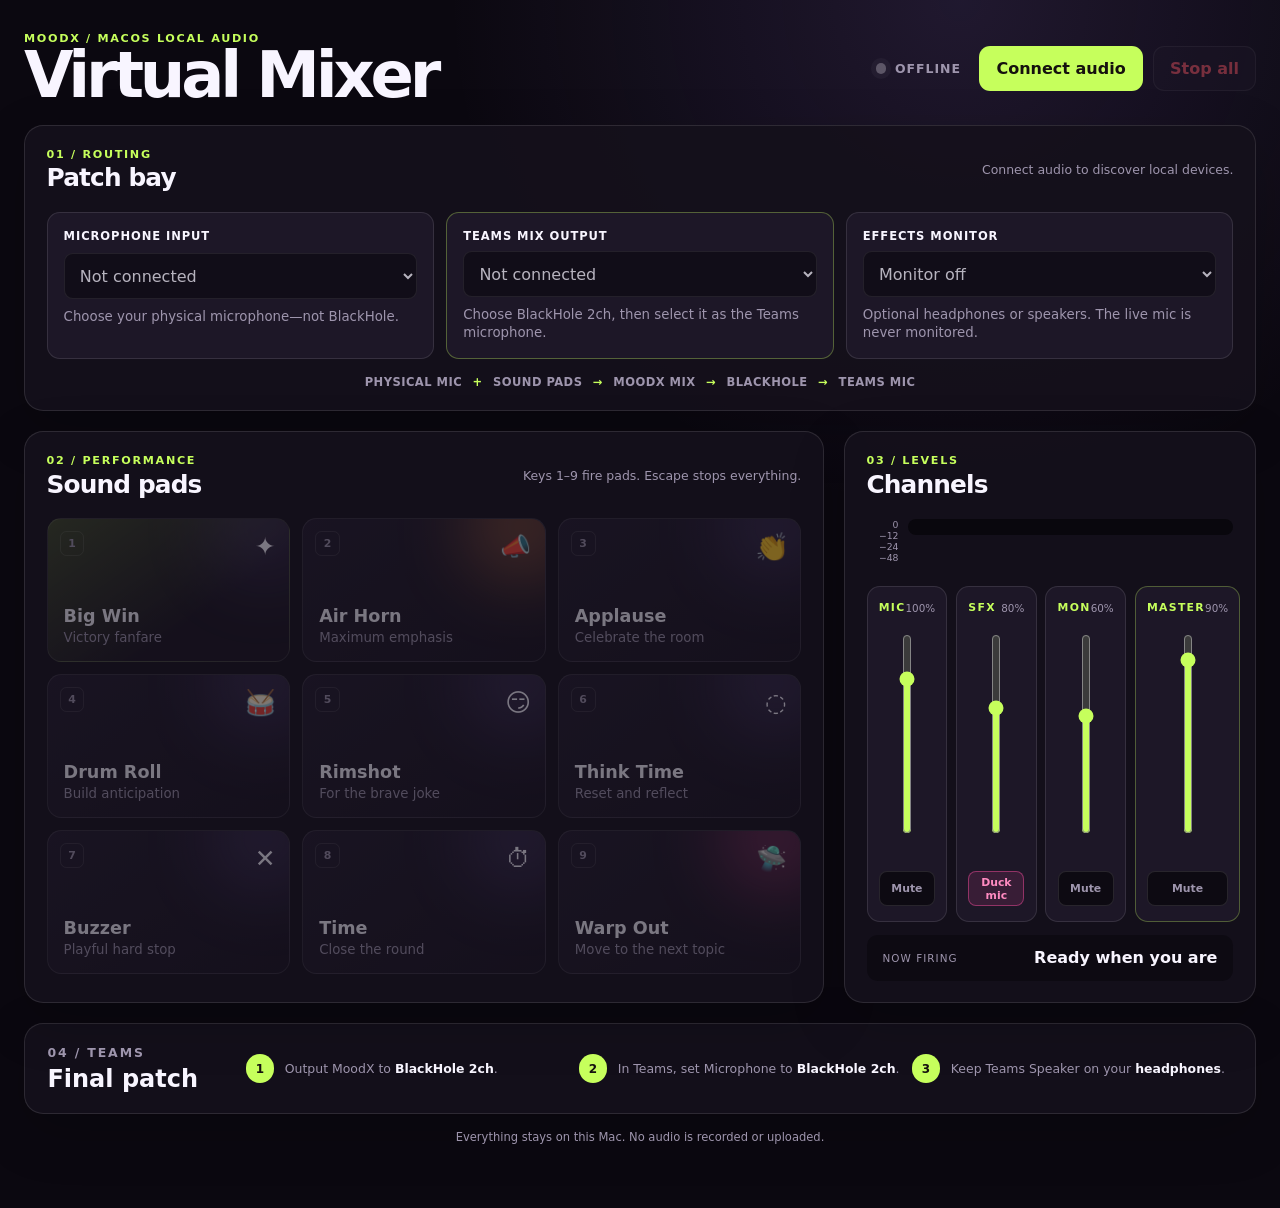
<file: mixer/index.html>
<!DOCTYPE html>
<html lang="en">
  <head>
    <meta charset="utf-8" />
    <meta name="viewport" content="width=device-width, initial-scale=1" />
    <meta
      name="description"
      content="MoodX Local Mixer — a macOS soundboard and microphone mixer for Teams via BlackHole."
    />
    <title>MoodX Local Mixer</title>
    <link rel="stylesheet" href="styles.css" />
    <script src="app.js" defer="defer"></script>
  </head>
  <body>
    <main class="app-shell">
      <header class="topbar">
        <div>
          <p class="eyebrow">MoodX / macOS local audio</p>
          <h1>Virtual Mixer</h1>
        </div>
        <div class="transport">
          <div class="connection-state" id="connection-state" data-state="offline">
            <span aria-hidden="true"></span>
            <strong>Offline</strong>
          </div>
          <button class="button button--primary" id="connect-button" type="button">
            Connect audio
          </button>
          <button class="button button--danger" id="panic-button" type="button" disabled="disabled">
            Stop all
          </button>
        </div>
      </header>

      <section class="routing-panel" aria-labelledby="routing-heading">
        <div class="section-heading">
          <div>
            <p class="eyebrow">01 / Routing</p>
            <h2 id="routing-heading">Patch bay</h2>
          </div>
          <p id="routing-summary">Connect audio to discover local devices.</p>
        </div>

        <div class="routing-grid">
          <label class="device-card">
            <span>Microphone input</span>
            <select id="input-device" disabled="disabled">
              <option>Not connected</option>
            </select>
            <small>Choose your physical microphone—not BlackHole.</small>
          </label>

          <label class="device-card device-card--accent">
            <span>Teams mix output</span>
            <select id="output-device" disabled="disabled">
              <option>Not connected</option>
            </select>
            <small>Choose BlackHole 2ch, then select it as the Teams microphone.</small>
          </label>

          <label class="device-card">
            <span>Effects monitor</span>
            <select id="monitor-device" disabled="disabled">
              <option value="">Monitor off</option>
            </select>
            <small>Optional headphones or speakers. The live mic is never monitored.</small>
          </label>
        </div>

        <div class="signal-flow" aria-label="Audio signal flow">
          <span>Physical mic</span><b>+</b><span>Sound pads</span><b>→</b><span>MoodX mix</span><b>→</b><span>BlackHole</span><b>→</b><span>Teams mic</span>
        </div>
      </section>

      <div class="workspace-grid">
        <section class="soundboard" aria-labelledby="soundboard-heading">
          <div class="section-heading">
            <div>
              <p class="eyebrow">02 / Performance</p>
              <h2 id="soundboard-heading">Sound pads</h2>
            </div>
            <p>Keys 1–9 fire pads. Escape stops everything.</p>
          </div>

          <div class="pad-grid" id="pad-grid">
            <button class="sound-pad sound-pad--hero" data-sound="tada" data-key="1" type="button">
              <span class="pad-key">1</span><span class="pad-icon" aria-hidden="true">✦</span>
              <strong>Big Win</strong><small>Victory fanfare</small>
            </button>
            <button class="sound-pad sound-pad--hot" data-sound="airhorn" data-key="2" type="button">
              <span class="pad-key">2</span><span class="pad-icon" aria-hidden="true">📣</span>
              <strong>Air Horn</strong><small>Maximum emphasis</small>
            </button>
            <button class="sound-pad" data-sound="applause" data-key="3" type="button">
              <span class="pad-key">3</span><span class="pad-icon" aria-hidden="true">👏</span>
              <strong>Applause</strong><small>Celebrate the room</small>
            </button>
            <button class="sound-pad" data-sound="drumroll" data-key="4" type="button">
              <span class="pad-key">4</span><span class="pad-icon" aria-hidden="true">🥁</span>
              <strong>Drum Roll</strong><small>Build anticipation</small>
            </button>
            <button class="sound-pad" data-sound="rimshot" data-key="5" type="button">
              <span class="pad-key">5</span><span class="pad-icon" aria-hidden="true">😏</span>
              <strong>Rimshot</strong><small>For the brave joke</small>
            </button>
            <button class="sound-pad" data-sound="chime" data-key="6" type="button">
              <span class="pad-key">6</span><span class="pad-icon" aria-hidden="true">◌</span>
              <strong>Think Time</strong><small>Reset and reflect</small>
            </button>
            <button class="sound-pad" data-sound="buzzer" data-key="7" type="button">
              <span class="pad-key">7</span><span class="pad-icon" aria-hidden="true">✕</span>
              <strong>Buzzer</strong><small>Playful hard stop</small>
            </button>
            <button class="sound-pad" data-sound="timeup" data-key="8" type="button">
              <span class="pad-key">8</span><span class="pad-icon" aria-hidden="true">⏱</span>
              <strong>Time</strong><small>Close the round</small>
            </button>
            <button class="sound-pad sound-pad--mystery" data-sound="warp" data-key="9" type="button">
              <span class="pad-key">9</span><span class="pad-icon" aria-hidden="true">🛸</span>
              <strong>Warp Out</strong><small>Move to the next topic</small>
            </button>
          </div>
        </section>

        <section class="mixer" aria-labelledby="mixer-heading">
          <div class="section-heading section-heading--compact">
            <div>
              <p class="eyebrow">03 / Levels</p>
              <h2 id="mixer-heading">Channels</h2>
            </div>
          </div>

          <div class="meter-wrap" aria-label="Master output level">
            <div class="meter-scale" aria-hidden="true"><span>0</span><span>−12</span><span>−24</span><span>−48</span></div>
            <div class="meter"><span id="meter-fill"></span></div>
          </div>

          <div class="channel-strips">
            <article class="channel">
              <div><p>MIC</p><span id="mic-value">100%</span></div>
              <input id="mic-gain" class="fader" type="range" min="0" max="125" value="100" aria-label="Microphone gain" />
              <button class="channel-toggle" id="mic-mute" type="button" aria-pressed="false">Mute</button>
            </article>
            <article class="channel">
              <div><p>SFX</p><span id="sfx-value">80%</span></div>
              <input id="sfx-gain" class="fader" type="range" min="0" max="125" value="80" aria-label="Sound effects gain" />
              <button class="channel-toggle is-active" id="duck-toggle" type="button" aria-pressed="true">Duck mic</button>
            </article>
            <article class="channel">
              <div><p>MON</p><span id="monitor-value">60%</span></div>
              <input id="monitor-gain" class="fader" type="range" min="0" max="100" value="60" aria-label="Effects monitor gain" />
              <button class="channel-toggle" id="monitor-mute" type="button" aria-pressed="false">Mute</button>
            </article>
            <article class="channel channel--master">
              <div><p>MASTER</p><span id="master-value">90%</span></div>
              <input id="master-gain" class="fader" type="range" min="0" max="100" value="90" aria-label="Master gain" />
              <button class="channel-toggle" id="master-mute" type="button" aria-pressed="false">Mute</button>
            </article>
          </div>

          <div class="now-playing" aria-live="polite">
            <span>Now firing</span>
            <strong id="now-playing">Ready when you are</strong>
          </div>
        </section>
      </div>

      <section class="setup-strip" aria-labelledby="setup-heading">
        <div>
          <p class="eyebrow">04 / Teams</p>
          <h2 id="setup-heading">Final patch</h2>
        </div>
        <ol>
          <li><span>1</span><p>Output MoodX to <strong>BlackHole 2ch</strong>.</p></li>
          <li><span>2</span><p>In Teams, set Microphone to <strong>BlackHole 2ch</strong>.</p></li>
          <li><span>3</span><p>Keep Teams Speaker on your <strong>headphones</strong>.</p></li>
        </ol>
      </section>

      <p class="notice" id="notice" role="status">Everything stays on this Mac. No audio is recorded or uploaded.</p>
    </main>

    <audio id="teams-output" autoplay="autoplay"></audio>
    <audio id="monitor-output" autoplay="autoplay"></audio>
  </body>
</html>
</file>
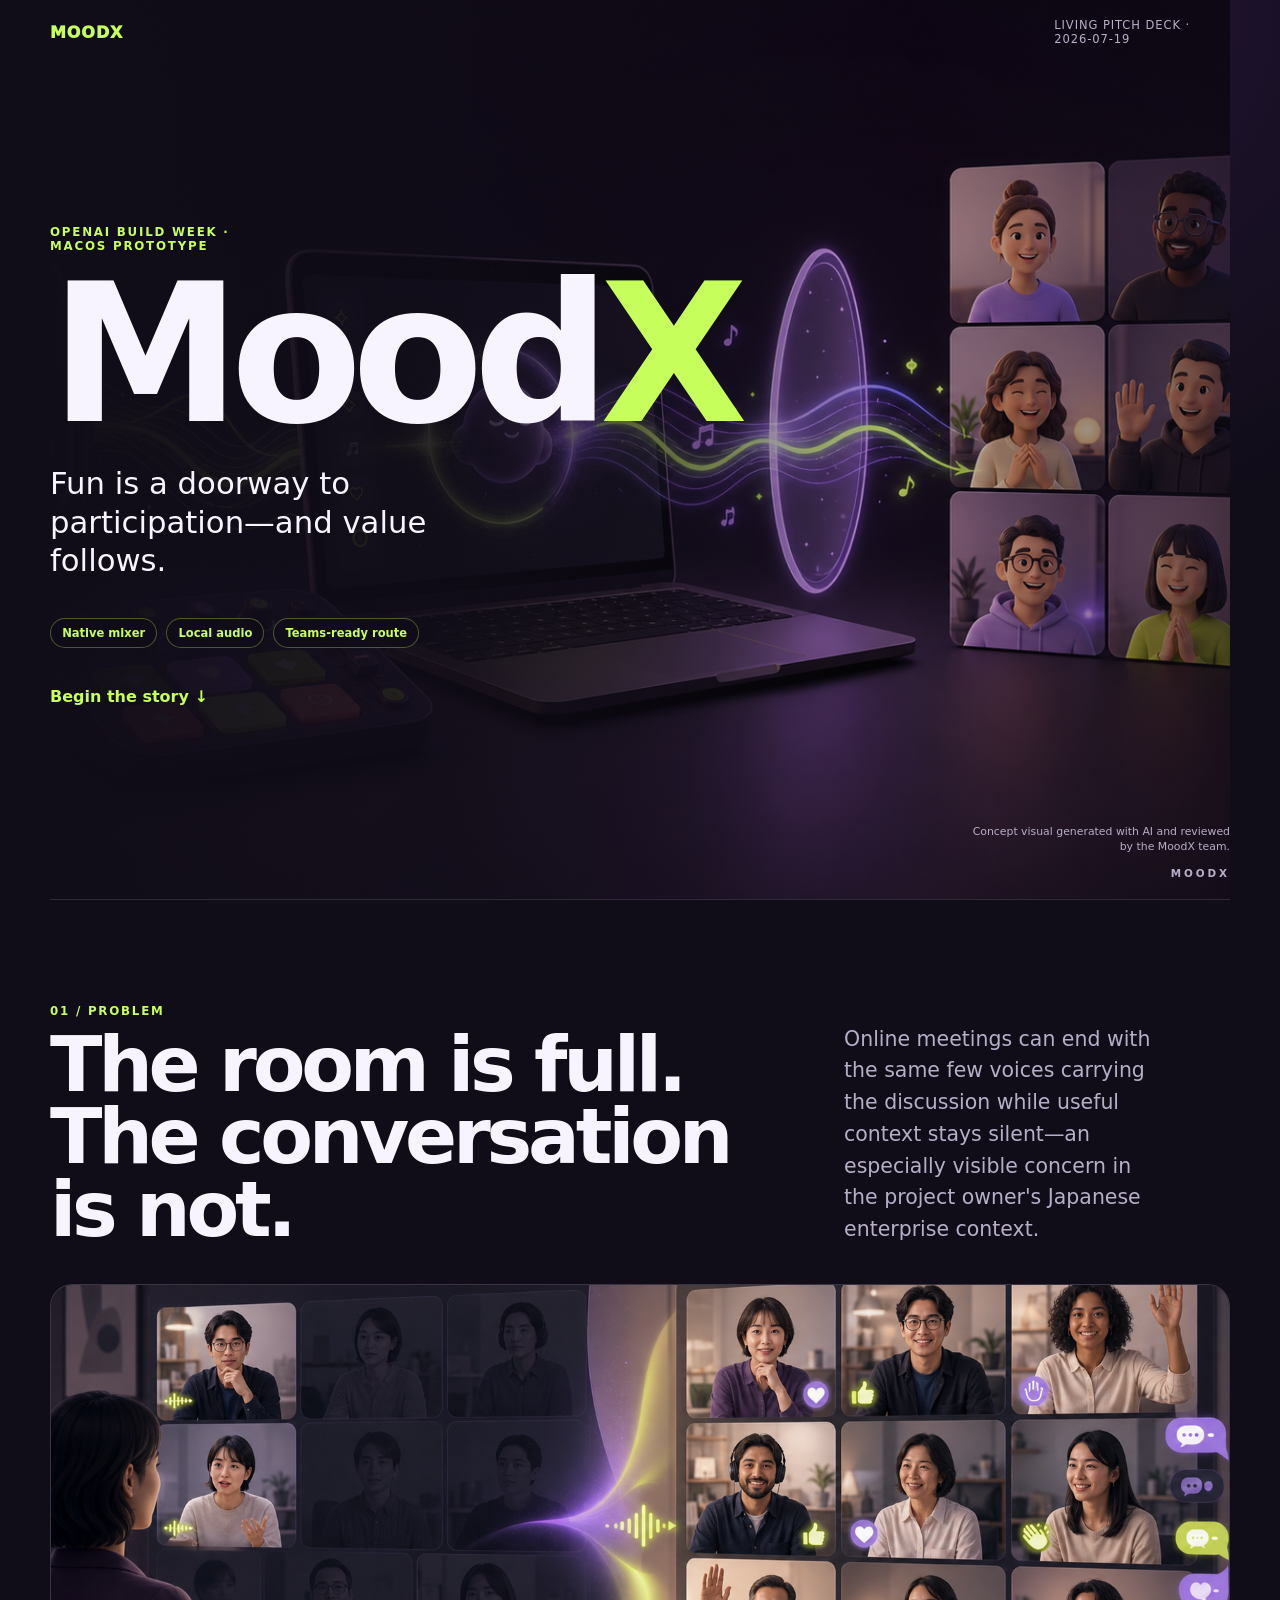
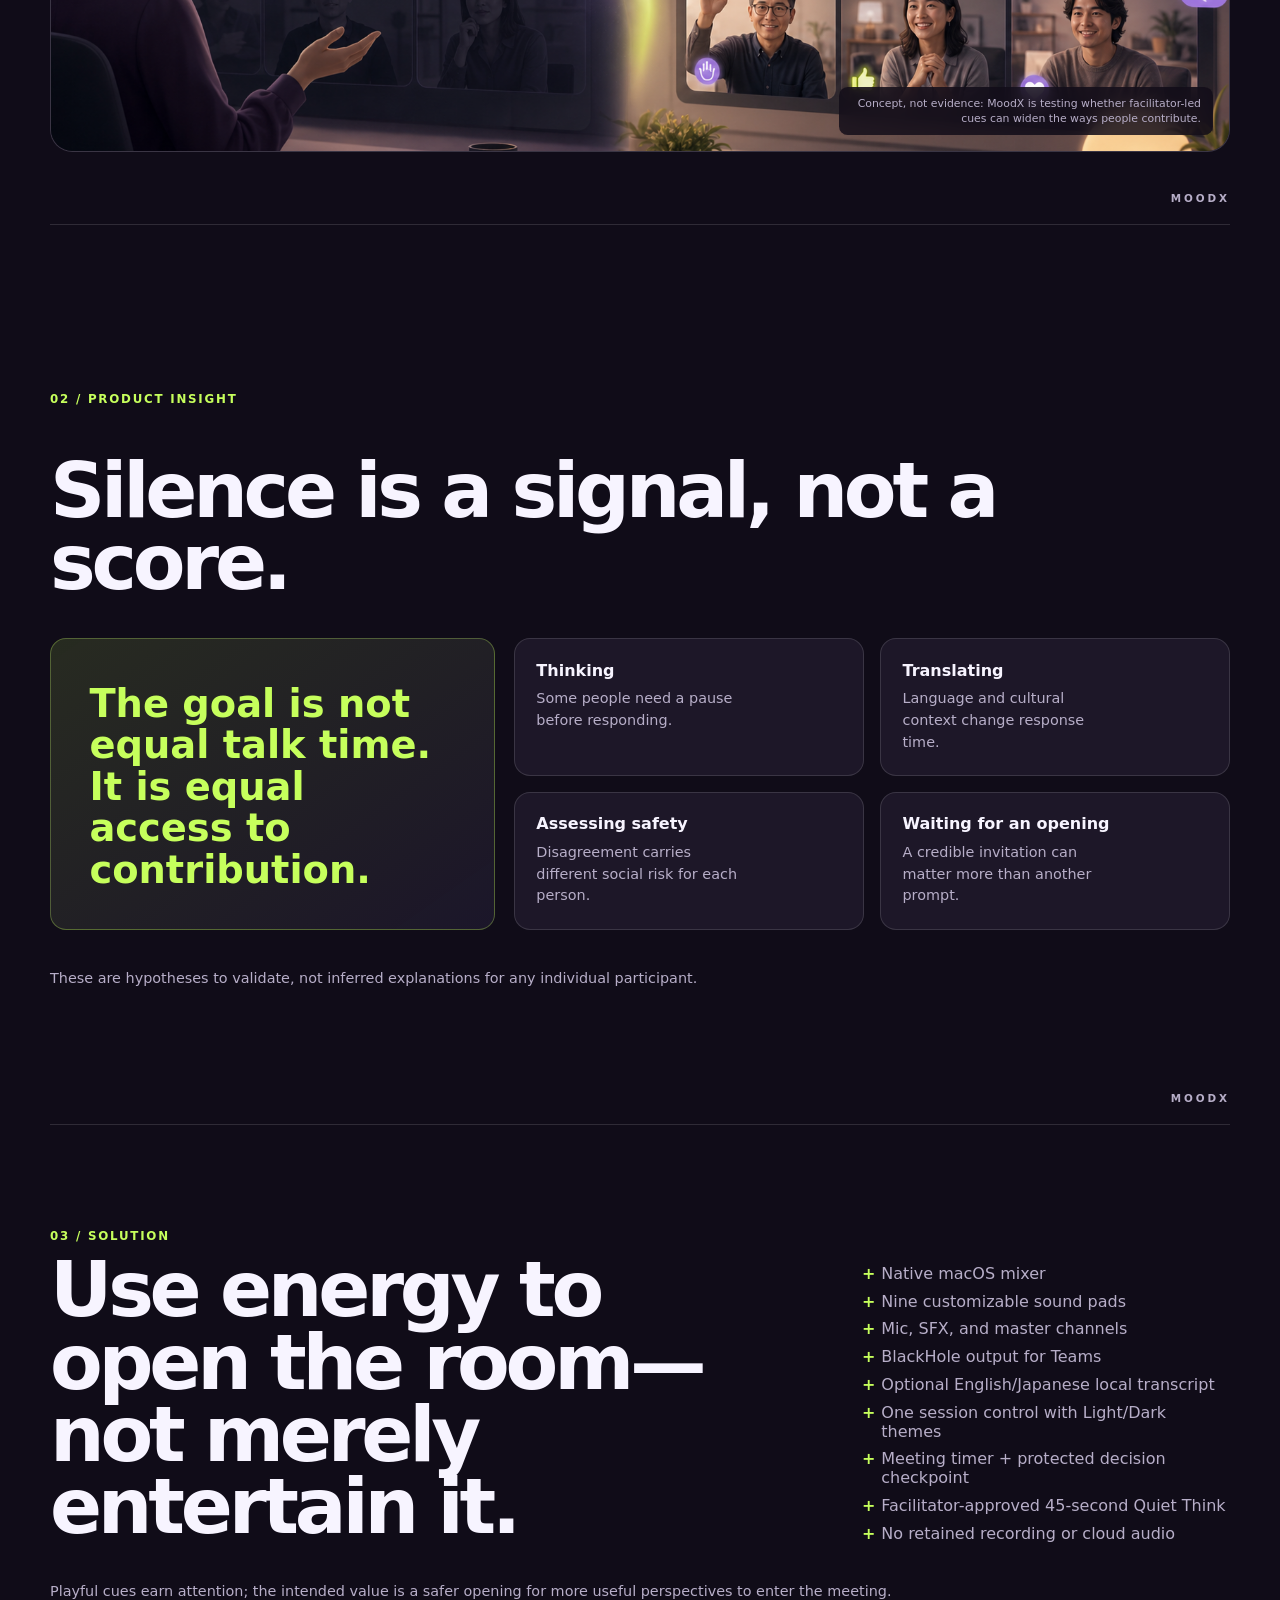
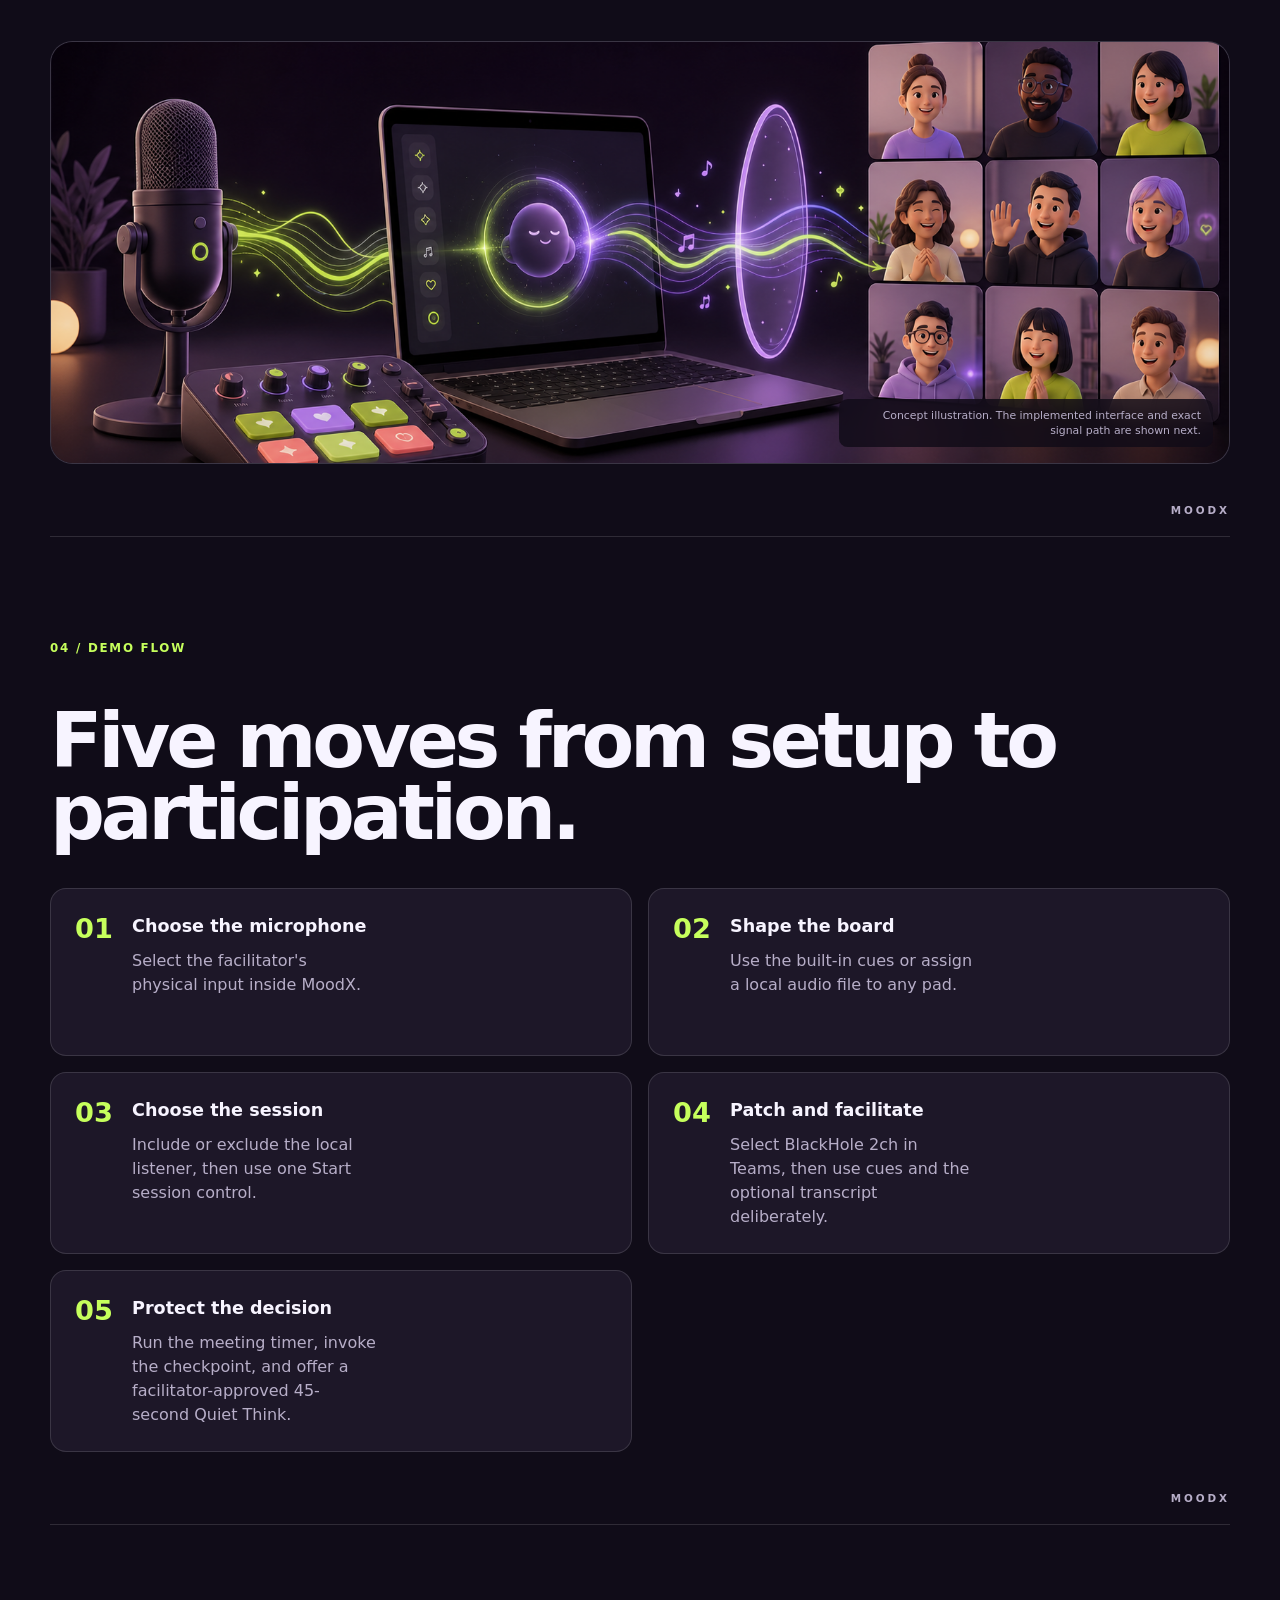
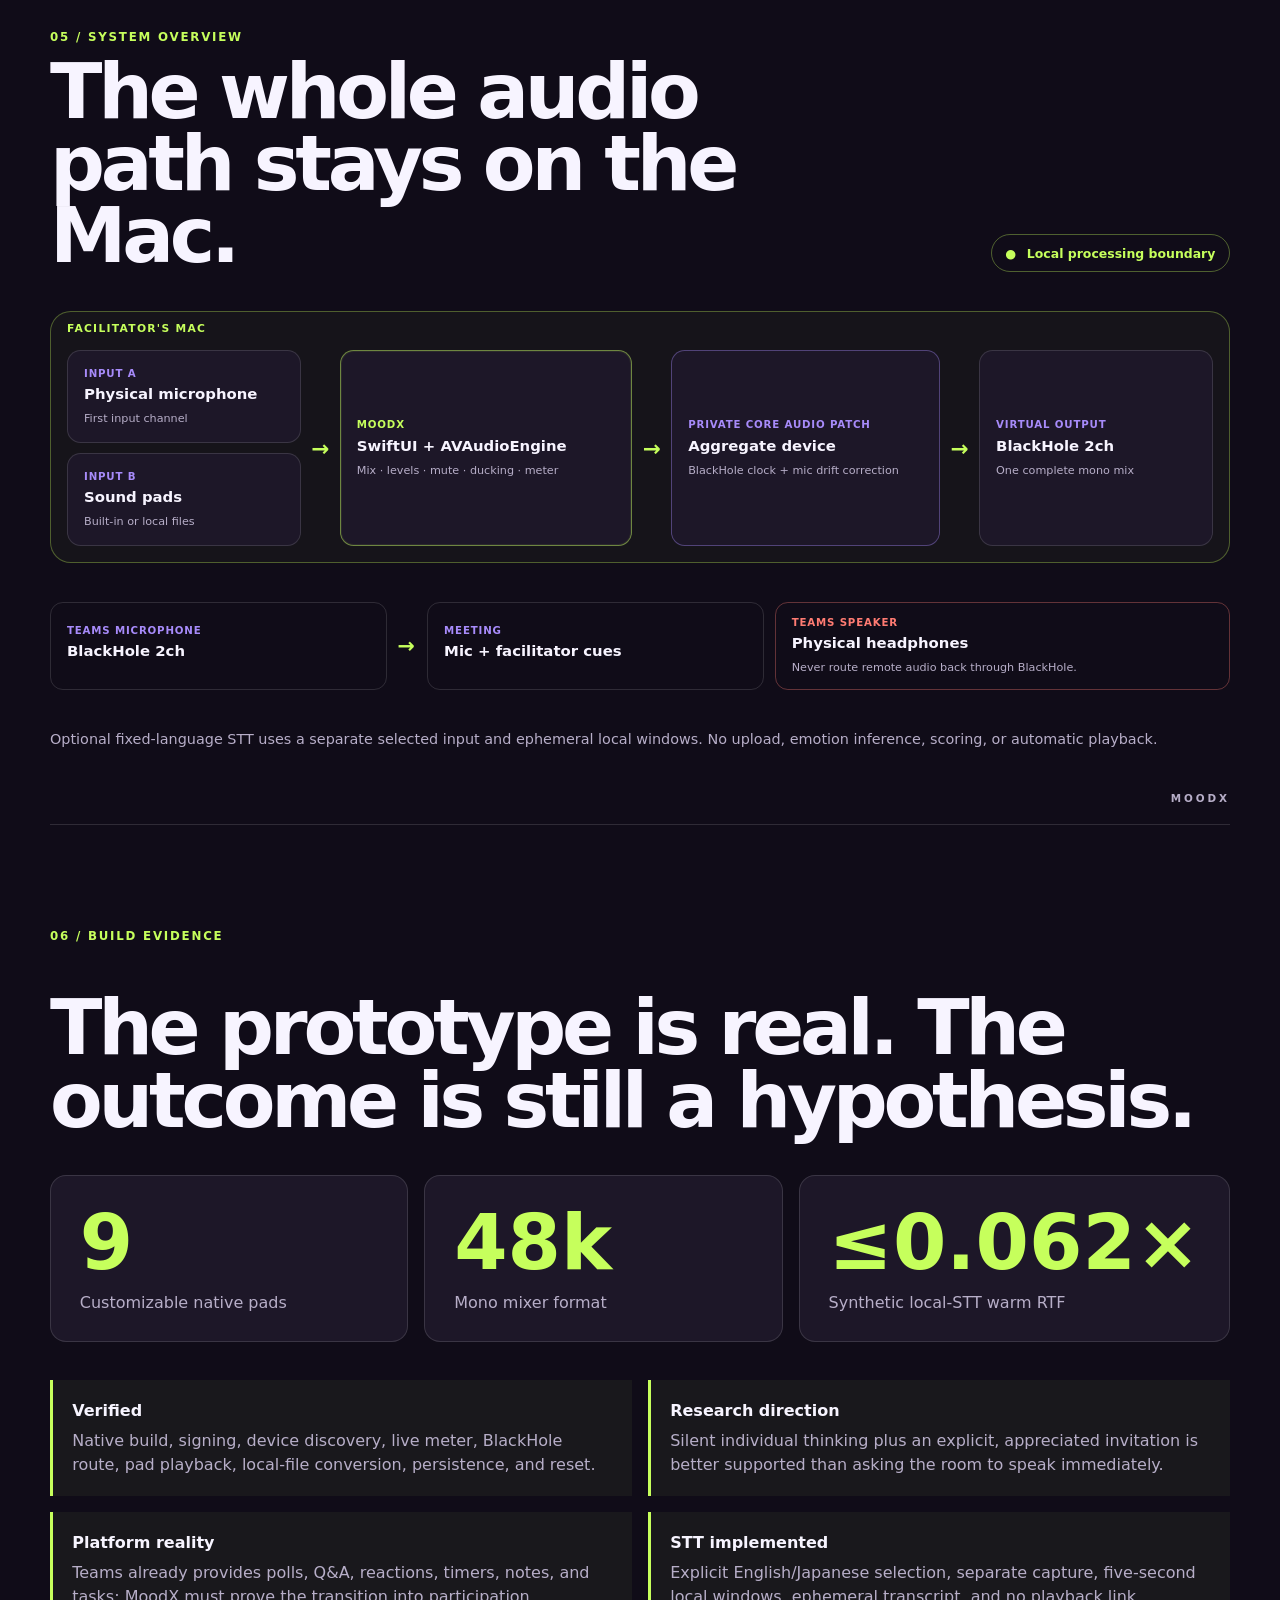
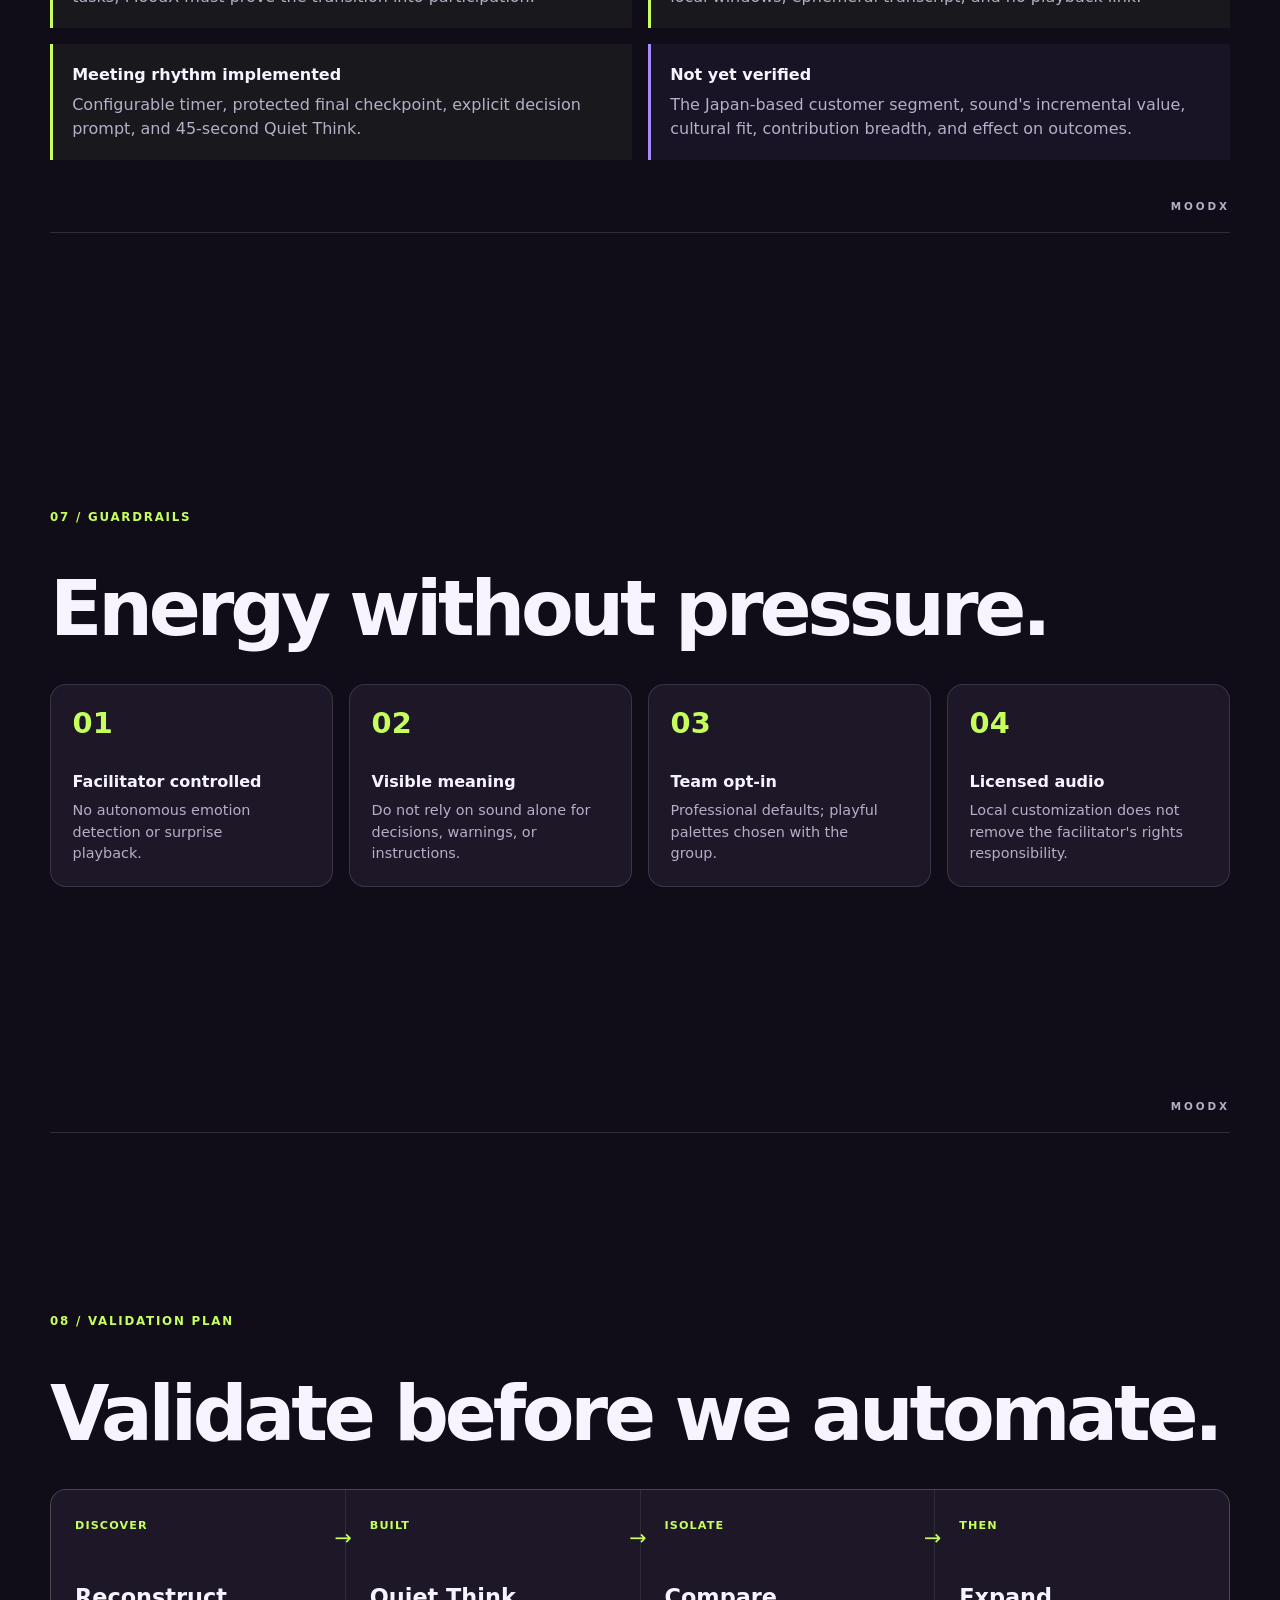
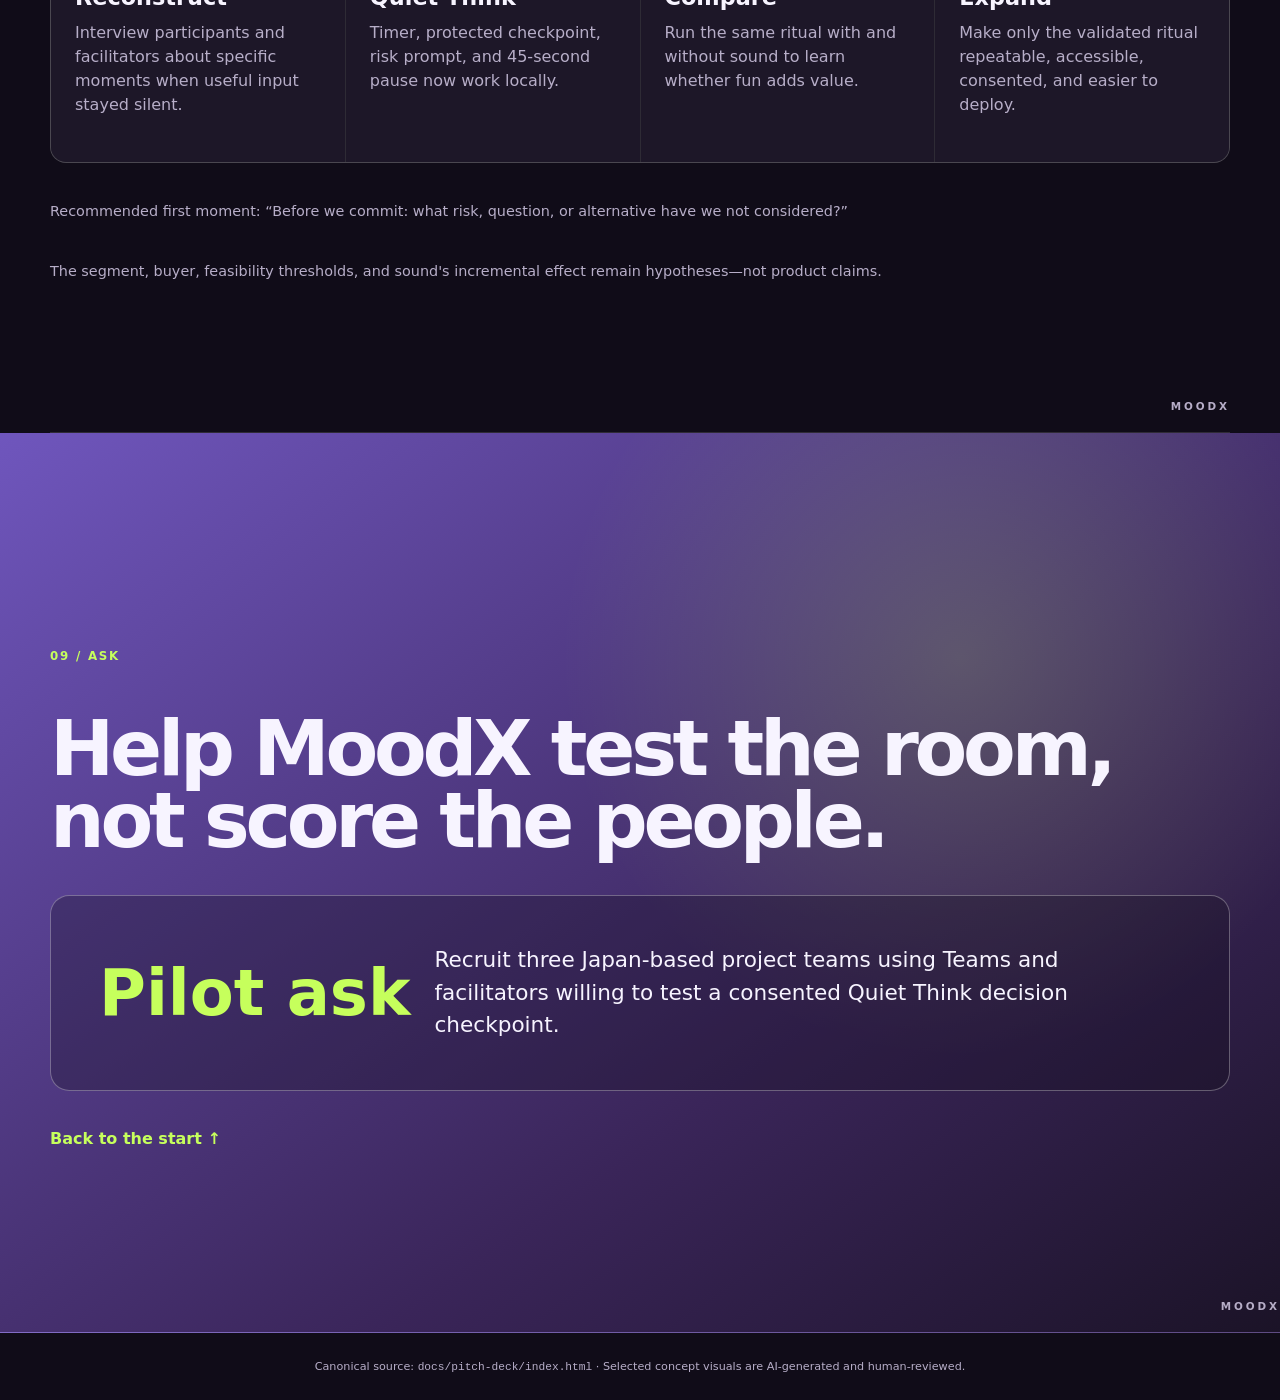
<file: docs/pitch-deck/index.html>
<!DOCTYPE html>
<html lang="en">
  <head>
    <meta charset="utf-8" />
    <meta name="viewport" content="width=device-width, initial-scale=1" />
    <meta
      name="description"
      content="MoodX is a local macOS meeting-audio mixer designed to help facilitators create safer, more participatory online meetings."
    />
    <title>MoodX — Living Pitch Deck</title>
    <link rel="stylesheet" href="styles.css" />
  </head>
  <body>
    <header class="deck-header">
      <a class="wordmark" href="#title" aria-label="MoodX pitch deck home">MoodX</a>
      <p>Living pitch deck <span aria-hidden="true">·</span> 2026-07-19</p>
    </header>

    <main class="deck">
      <section class="slide slide--hero" id="title" aria-labelledby="title-heading">
        <img
          class="hero-art"
          src="../../assets/generated/moodx-local-audio-system.png"
          alt="Concept illustration of a microphone and local sound mixer sending audio into an online meeting"
        />
        <div class="hero-copy">
          <p class="eyebrow">OpenAI Build Week · macOS prototype</p>
          <h1 id="title-heading">Mood<span>X</span></h1>
          <p class="lede">Fun is a doorway to participation—and value follows.</p>
        </div>
        <div class="hero-status">
          <span>Native mixer</span><span>Local audio</span><span>Teams-ready route</span>
        </div>
        <a class="next" href="#problem">Begin the story <span aria-hidden="true">↓</span></a>
        <p class="ai-disclosure">Concept visual generated with AI and reviewed by the MoodX team.</p>
      </section>

      <section class="slide" id="problem" aria-labelledby="problem-heading">
        <div class="split-heading">
          <div>
            <p class="slide-number">01 / Problem</p>
            <h2 id="problem-heading">The room is full. The conversation is not.</h2>
          </div>
          <p class="section-lede">Online meetings can end with the same few voices carrying the discussion while useful context stays silent—an especially visible concern in the project owner's Japanese enterprise context.</p>
        </div>
        <figure class="visual visual--story">
          <img
            src="../../assets/generated/moodx-participation-shift.png"
            alt="Conceptual before-and-after online meeting: a quiet room becomes more broadly participatory after a gentle cue"
          />
          <figcaption>Concept, not evidence: MoodX is testing whether facilitator-led cues can widen the ways people contribute.</figcaption>
        </figure>
      </section>

      <section class="slide" id="insight" aria-labelledby="insight-heading">
        <p class="slide-number">02 / Product insight</p>
        <h2 id="insight-heading">Silence is a signal, not a score.</h2>
        <div class="insight-layout">
          <p class="insight-quote">The goal is not equal talk time. It is equal access to contribution.</p>
          <div class="reason-grid">
            <article><strong>Thinking</strong><p>Some people need a pause before responding.</p></article>
            <article><strong>Translating</strong><p>Language and cultural context change response time.</p></article>
            <article><strong>Assessing safety</strong><p>Disagreement carries different social risk for each person.</p></article>
            <article><strong>Waiting for an opening</strong><p>A credible invitation can matter more than another prompt.</p></article>
          </div>
        </div>
        <p class="note">These are hypotheses to validate, not inferred explanations for any individual participant.</p>
      </section>

      <section class="slide" id="solution" aria-labelledby="solution-heading">
        <div class="split-heading split-heading--compact">
          <div>
            <p class="slide-number">03 / Solution</p>
            <h2 id="solution-heading">Use energy to open the room—not merely entertain it.</h2>
          </div>
          <ul class="feature-list">
            <li>Native macOS mixer</li>
            <li>Nine customizable sound pads</li>
            <li>Mic, SFX, and master channels</li>
            <li>BlackHole output for Teams</li>
            <li>Optional English/Japanese local transcript</li>
            <li>One session control with Light/Dark themes</li>
            <li>Meeting timer + protected decision checkpoint</li>
            <li>Facilitator-approved 45-second Quiet Think</li>
            <li>No retained recording or cloud audio</li>
          </ul>
        </div>
        <p class="note">Playful cues earn attention; the intended value is a safer opening for more useful perspectives to enter the meeting.</p>
        <figure class="visual visual--system-concept">
          <img
            src="../../assets/generated/moodx-local-audio-system.png"
            alt="Concept illustration of local microphone and sound-pad audio flowing into an online meeting"
          />
          <figcaption>Concept illustration. The implemented interface and exact signal path are shown next.</figcaption>
        </figure>
      </section>

      <section class="slide" id="demo" aria-labelledby="demo-heading">
        <p class="slide-number">04 / Demo flow</p>
        <h2 id="demo-heading">Five moves from setup to participation.</h2>
        <ol class="story-steps">
          <li><span>01</span><p><strong>Choose the microphone</strong>Select the facilitator's physical input inside MoodX.</p></li>
          <li><span>02</span><p><strong>Shape the board</strong>Use the built-in cues or assign a local audio file to any pad.</p></li>
          <li><span>03</span><p><strong>Choose the session</strong>Include or exclude the local listener, then use one Start session control.</p></li>
          <li><span>04</span><p><strong>Patch and facilitate</strong>Select BlackHole 2ch in Teams, then use cues and the optional transcript deliberately.</p></li>
          <li><span>05</span><p><strong>Protect the decision</strong>Run the meeting timer, invoke the checkpoint, and offer a facilitator-approved 45-second Quiet Think.</p></li>
        </ol>
      </section>

      <section class="slide" id="architecture" aria-labelledby="architecture-heading">
        <div class="split-heading">
          <div>
            <p class="slide-number">05 / System overview</p>
            <h2 id="architecture-heading">The whole audio path stays on the Mac.</h2>
          </div>
          <div class="privacy-badge"><span aria-hidden="true">●</span> Local processing boundary</div>
        </div>

        <div class="system-boundary" aria-label="MoodX local audio system diagram">
          <p class="boundary-label">Facilitator's Mac</p>
          <div class="source-stack">
            <article class="system-node">
              <span>Input A</span><strong>Physical microphone</strong><small>First input channel</small>
            </article>
            <article class="system-node">
              <span>Input B</span><strong>Sound pads</strong><small>Built-in or local files</small>
            </article>
          </div>
          <div class="flow-arrow" aria-hidden="true">→</div>
          <article class="system-node system-node--core">
            <span>MoodX</span><strong>SwiftUI + AVAudioEngine</strong><small>Mix · levels · mute · ducking · meter</small>
          </article>
          <div class="flow-arrow" aria-hidden="true">→</div>
          <article class="system-node system-node--route">
            <span>Private Core Audio patch</span><strong>Aggregate device</strong><small>BlackHole clock + mic drift correction</small>
          </article>
          <div class="flow-arrow" aria-hidden="true">→</div>
          <article class="system-node">
            <span>Virtual output</span><strong>BlackHole 2ch</strong><small>One complete mono mix</small>
          </article>
        </div>
        <div class="teams-route">
          <div><span>Teams microphone</span><strong>BlackHole 2ch</strong></div>
          <span aria-hidden="true">→</span>
          <div><span>Meeting</span><strong>Mic + facilitator cues</strong></div>
          <div class="route-warning"><span>Teams speaker</span><strong>Physical headphones</strong><small>Never route remote audio back through BlackHole.</small></div>
        </div>
        <p class="note">Optional fixed-language STT uses a separate selected input and ephemeral local windows. No upload, emotion inference, scoring, or automatic playback.</p>
      </section>

      <section class="slide" id="evidence" aria-labelledby="evidence-heading">
        <p class="slide-number">06 / Build evidence</p>
        <h2 id="evidence-heading">The prototype is real. The outcome is still a hypothesis.</h2>
        <div class="metric-grid">
          <article><strong>9</strong><span>Customizable native pads</span></article>
          <article><strong>48k</strong><span>Mono mixer format</span></article>
          <article><strong>≤0.062×</strong><span>Synthetic local-STT warm RTF</span></article>
        </div>
        <div class="evidence-list">
          <p><span>Verified</span> Native build, signing, device discovery, live meter, BlackHole route, pad playback, local-file conversion, persistence, and reset.</p>
          <p><span>Research direction</span> Silent individual thinking plus an explicit, appreciated invitation is better supported than asking the room to speak immediately.</p>
          <p><span>Platform reality</span> Teams already provides polls, Q&amp;A, reactions, timers, notes, and tasks; MoodX must prove the transition into participation.</p>
          <p><span>STT implemented</span> Explicit English/Japanese selection, separate capture, five-second local windows, ephemeral transcript, and no playback link.</p>
          <p><span>Meeting rhythm implemented</span> Configurable timer, protected final checkpoint, explicit decision prompt, and 45-second Quiet Think.</p>
          <p><span>Not yet verified</span> The Japan-based customer segment, sound's incremental value, cultural fit, contribution breadth, and effect on outcomes.</p>
        </div>
      </section>

      <section class="slide" id="guardrails" aria-labelledby="guardrails-heading">
        <p class="slide-number">07 / Guardrails</p>
        <h2 id="guardrails-heading">Energy without pressure.</h2>
        <div class="guardrail-grid">
          <article><span>01</span><strong>Facilitator controlled</strong><p>No autonomous emotion detection or surprise playback.</p></article>
          <article><span>02</span><strong>Visible meaning</strong><p>Do not rely on sound alone for decisions, warnings, or instructions.</p></article>
          <article><span>03</span><strong>Team opt-in</strong><p>Professional defaults; playful palettes chosen with the group.</p></article>
          <article><span>04</span><strong>Licensed audio</strong><p>Local customization does not remove the facilitator's rights responsibility.</p></article>
        </div>
      </section>

      <section class="slide" id="roadmap" aria-labelledby="roadmap-heading">
        <p class="slide-number">08 / Validation plan</p>
        <h2 id="roadmap-heading">Validate before we automate.</h2>
        <div class="roadmap-line">
          <article><span>Discover</span><strong>Reconstruct</strong><p>Interview participants and facilitators about specific moments when useful input stayed silent.</p></article>
          <article><span>Built</span><strong>Quiet Think</strong><p>Timer, protected checkpoint, risk prompt, and 45-second pause now work locally.</p></article>
          <article><span>Isolate</span><strong>Compare</strong><p>Run the same ritual with and without sound to learn whether fun adds value.</p></article>
          <article><span>Then</span><strong>Expand</strong><p>Make only the validated ritual repeatable, accessible, consented, and easier to deploy.</p></article>
        </div>
        <p class="note">Recommended first moment: “Before we commit: what risk, question, or alternative have we not considered?”</p>
        <p class="note">The segment, buyer, feasibility thresholds, and sound's incremental effect remain hypotheses—not product claims.</p>
      </section>

      <section class="slide slide--closing" id="ask" aria-labelledby="ask-heading">
        <p class="slide-number">09 / Ask</p>
        <h2 id="ask-heading">Help MoodX test the room, not score the people.</h2>
        <div class="ask-card">
          <span>Pilot ask</span>
          <p>Recruit three Japan-based project teams using Teams and facilitators willing to test a consented Quiet Think decision checkpoint.</p>
        </div>
        <a class="next" href="#title">Back to the start <span aria-hidden="true">↑</span></a>
      </section>
    </main>

    <footer>
      <p>Canonical source: <code>docs/pitch-deck/index.html</code> · Selected concept visuals are AI-generated and human-reviewed.</p>
    </footer>
  </body>
</html>
</file>
<file: mixer/styles.css>
:root {
  color-scheme: dark;
  --bg: #0b0810;
  --panel: #15111c;
  --panel-2: #1d1727;
  --ink: #f8f5ff;
  --muted: #9e95ad;
  --line: rgba(255, 255, 255, 0.11);
  --lime: #c6ff5c;
  --purple: #9f7aea;
  --pink: #ff4fa3;
  --orange: #ff914d;
  --danger: #ff5a67;
  font-family: Inter, ui-sans-serif, system-ui, -apple-system, BlinkMacSystemFont, "Segoe UI", sans-serif;
  background: var(--bg);
  color: var(--ink);
}

* { box-sizing: border-box; }
body { margin: 0; min-width: 1040px; background: radial-gradient(circle at 75% 0%, rgba(159, 122, 234, 0.14), transparent 32rem), var(--bg); }
button, select, input { font: inherit; }
button { color: inherit; }
.app-shell { width: min(1440px, calc(100vw - 3rem)); margin: auto; padding: 2rem 0 4rem; }

.topbar, .section-heading, .transport, .signal-flow, .channel > div, .now-playing, .setup-strip { display: flex; align-items: center; }
.topbar { justify-content: space-between; margin-bottom: 1.25rem; }
.topbar h1 { margin: 0.15rem 0 0; font-size: clamp(2.7rem, 5vw, 4.8rem); letter-spacing: -0.065em; line-height: 0.9; }
.eyebrow { margin: 0; color: var(--lime); font-size: 0.7rem; font-weight: 850; letter-spacing: 0.15em; text-transform: uppercase; }
.transport { gap: 0.65rem; }
.connection-state { display: flex; align-items: center; gap: 0.55rem; margin-right: 0.5rem; color: var(--muted); font-size: 0.78rem; letter-spacing: 0.08em; text-transform: uppercase; }
.connection-state span { width: 0.65rem; height: 0.65rem; border-radius: 50%; background: #5d5667; box-shadow: 0 0 0 5px rgba(255,255,255,.035); }
.connection-state[data-state="live"] { color: var(--lime); }
.connection-state[data-state="live"] span { background: var(--lime); box-shadow: 0 0 16px rgba(198,255,92,.8); }
.connection-state[data-state="error"] { color: var(--danger); }
.connection-state[data-state="error"] span { background: var(--danger); }

.button { min-height: 2.85rem; padding: 0.65rem 1rem; border: 1px solid var(--line); border-radius: 0.7rem; background: var(--panel-2); font-weight: 800; cursor: pointer; }
.button:hover:not(:disabled), .button:focus-visible { border-color: rgba(255,255,255,.35); transform: translateY(-1px); }
.button:disabled { cursor: not-allowed; opacity: 0.42; }
.button--primary { border-color: rgba(198,255,92,.4); background: var(--lime); color: #15110e; }
.button--danger { color: var(--danger); }

.routing-panel, .soundboard, .mixer, .setup-strip { border: 1px solid var(--line); border-radius: 1.2rem; background: rgba(21, 17, 28, 0.92); box-shadow: 0 18px 55px rgba(0,0,0,.18); }
.routing-panel { padding: 1.35rem; }
.section-heading { justify-content: space-between; gap: 2rem; margin-bottom: 1.2rem; }
.section-heading h2 { margin: 0.18rem 0 0; font-size: 1.55rem; letter-spacing: -0.035em; }
.section-heading > p { max-width: 35rem; margin: 0; color: var(--muted); font-size: 0.78rem; line-height: 1.5; text-align: right; }
.section-heading--compact { margin-bottom: 0.5rem; }

.routing-grid { display: grid; grid-template-columns: repeat(3, 1fr); gap: 0.75rem; }
.device-card { display: grid; gap: 0.55rem; padding: 1rem; border: 1px solid var(--line); border-radius: 0.8rem; background: var(--panel-2); }
.device-card--accent { border-color: rgba(198,255,92,.32); }
.device-card > span { font-size: 0.72rem; font-weight: 850; letter-spacing: .08em; text-transform: uppercase; }
.device-card select { width: 100%; min-width: 0; padding: 0.7rem; border: 1px solid var(--line); border-radius: .55rem; background: #0d0a12; color: var(--ink); }
.device-card small { min-height: 2.4em; color: var(--muted); line-height: 1.35; }
.signal-flow { justify-content: center; flex-wrap: wrap; gap: 0.65rem; margin-top: 1rem; color: var(--muted); font-size: 0.72rem; font-weight: 700; letter-spacing: .04em; text-transform: uppercase; }
.signal-flow b { color: var(--lime); }

.workspace-grid { display: grid; grid-template-columns: minmax(0, 1.65fr) minmax(390px, .85fr); gap: 1.25rem; margin-top: 1.25rem; }
.soundboard, .mixer { padding: 1.35rem; }
.pad-grid { display: grid; grid-template-columns: repeat(3, 1fr); gap: 0.75rem; }
.sound-pad { position: relative; display: grid; min-height: 9rem; align-content: end; gap: .25rem; overflow: hidden; padding: 1rem; border: 1px solid var(--line); border-radius: .9rem; background: linear-gradient(145deg, #211a2c, #17121f); text-align: left; cursor: pointer; }
.sound-pad::before { position: absolute; width: 7rem; height: 7rem; top: -3rem; right: -2rem; border-radius: 50%; background: var(--purple); content: ""; filter: blur(35px); opacity: .2; }
.sound-pad:hover:not(:disabled), .sound-pad:focus-visible { border-color: rgba(198,255,92,.55); transform: translateY(-2px); box-shadow: 0 12px 28px rgba(0,0,0,.26); }
.sound-pad:active, .sound-pad.is-firing { transform: scale(.975); border-color: var(--lime); box-shadow: inset 0 0 30px rgba(198,255,92,.12), 0 0 18px rgba(198,255,92,.15); }
.sound-pad:disabled { cursor: not-allowed; opacity: .45; }
.sound-pad--hero { background: linear-gradient(145deg, rgba(198,255,92,.23), #18131f 65%); }
.sound-pad--hot::before { background: var(--orange); opacity: .4; }
.sound-pad--mystery::before { background: var(--pink); opacity: .35; }
.pad-key { position: absolute; top: .75rem; left: .75rem; display: grid; width: 1.55rem; height: 1.55rem; place-items: center; border: 1px solid var(--line); border-radius: .4rem; color: var(--muted); font-size: .68rem; font-weight: 800; }
.pad-icon { position: absolute; top: .8rem; right: .85rem; font-size: 1.55rem; }
.sound-pad strong { font-size: 1.1rem; }
.sound-pad small { color: var(--muted); }

.mixer { display: flex; min-height: 100%; flex-direction: column; }
.meter-wrap { display: grid; grid-template-columns: 2rem 1fr; gap: .6rem; margin: .8rem 0 1.4rem; }
.meter-scale { display: flex; flex-direction: column; justify-content: space-between; color: var(--muted); font-size: .58rem; text-align: right; }
.meter { position: relative; height: 1rem; overflow: hidden; border-radius: 999px; background: #09070d; }
.meter::after { position: absolute; inset: 0; background: repeating-linear-gradient(90deg, transparent 0 7%, rgba(9,7,13,.8) 7% 8%); content: ""; }
.meter span { display: block; width: 0; height: 100%; border-radius: inherit; background: linear-gradient(90deg, var(--purple), var(--lime) 70%, var(--orange) 88%, var(--danger)); transition: width 60ms linear; }
.channel-strips { display: grid; grid-template-columns: repeat(4, 1fr); gap: .55rem; flex: 1; }
.channel { display: flex; min-height: 21rem; flex-direction: column; align-items: center; gap: 1rem; padding: .9rem .7rem; border: 1px solid var(--line); border-radius: .8rem; background: var(--panel-2); }
.channel--master { border-color: rgba(198,255,92,.3); }
.channel > div { width: 100%; justify-content: space-between; }
.channel p { margin: 0; color: var(--lime); font-size: .68rem; font-weight: 900; letter-spacing: .12em; }
.channel span { color: var(--muted); font-size: .65rem; }
.fader { width: 12.5rem; margin: 6rem -4.5rem; transform: rotate(-90deg); accent-color: var(--lime); }
.channel-toggle { width: 100%; min-height: 2.2rem; margin-top: auto; border: 1px solid var(--line); border-radius: .5rem; background: #0d0a12; color: var(--muted); font-size: .68rem; font-weight: 850; cursor: pointer; }
.channel-toggle.is-active, .channel-toggle[aria-pressed="true"] { border-color: rgba(255,79,163,.45); background: rgba(255,79,163,.12); color: #ff8bc1; }
.now-playing { justify-content: space-between; gap: 1rem; margin-top: .8rem; padding: .85rem 1rem; border-radius: .65rem; background: #0d0a12; }
.now-playing span { color: var(--muted); font-size: .65rem; letter-spacing: .1em; text-transform: uppercase; }
.now-playing strong { overflow: hidden; text-overflow: ellipsis; white-space: nowrap; }

.setup-strip { justify-content: space-between; gap: 2rem; margin-top: 1.25rem; padding: 1.25rem 1.4rem; }
.setup-strip h2 { margin: .2rem 0 0; }
.setup-strip ol { display: grid; grid-template-columns: repeat(3, 1fr); gap: .75rem; max-width: 62rem; margin: 0; padding: 0; list-style: none; }
.setup-strip li { display: grid; grid-template-columns: auto 1fr; align-items: center; gap: .65rem; }
.setup-strip li > span { display: grid; width: 1.8rem; height: 1.8rem; place-items: center; border-radius: 50%; background: var(--lime); color: #15110e; font-size: .75rem; font-weight: 900; }
.setup-strip p { margin: 0; color: var(--muted); font-size: .78rem; line-height: 1.4; }
.setup-strip strong { color: var(--ink); }
.notice { margin: 1rem 0 0; color: var(--muted); font-size: .72rem; text-align: center; }

@media (prefers-reduced-motion: reduce) {
  *, *::before, *::after { scroll-behavior: auto !important; transition: none !important; }
}
</file>
<file: docs/pitch-deck/styles.css>
/* Canonical MoodX pitch deck styles. */
:root {
  color-scheme: dark;
  --ink: #f7f4ff;
  --muted: #b7aec8;
  --surface: #100c18;
  --surface-raised: #1d1728;
  --surface-soft: #261e33;
  --accent: #c6ff5c;
  --accent-2: #a78bfa;
  --coral: #ff7b72;
  --line: rgba(255, 255, 255, 0.13);
  --page: min(1180px, calc(100vw - 3rem));
  font-family: Inter, ui-sans-serif, system-ui, -apple-system, BlinkMacSystemFont,
    "Segoe UI", sans-serif;
  background: var(--surface);
  color: var(--ink);
}

* { box-sizing: border-box; }
html { scroll-behavior: smooth; scroll-snap-type: y mandatory; }
body { margin: 0; background: radial-gradient(circle at 80% 0%, #241535 0, var(--surface) 34rem); }
a { color: inherit; }
img { display: block; max-width: 100%; }

.deck-header {
  position: fixed;
  z-index: 20;
  top: 0;
  left: 50%;
  display: flex;
  width: var(--page);
  align-items: center;
  justify-content: space-between;
  padding: 1.15rem 0;
  transform: translateX(-50%);
  color: var(--muted);
  font-size: 0.72rem;
  letter-spacing: 0.08em;
  text-transform: uppercase;
}

.deck-header p { margin: 0; }
.wordmark { color: var(--accent); font-size: 1rem; font-weight: 950; text-decoration: none; }

.slide {
  position: relative;
  isolation: isolate;
  display: grid;
  min-height: 100svh;
  width: var(--page);
  margin: auto;
  align-content: center;
  gap: clamp(1.5rem, 3vw, 2.5rem);
  padding: 6.5rem 0 4.5rem;
  scroll-snap-align: start;
  border-bottom: 1px solid var(--line);
}

.slide::after {
  position: absolute;
  right: 0;
  bottom: 1.25rem;
  color: var(--muted);
  content: "MOODX";
  font-size: 0.65rem;
  font-weight: 850;
  letter-spacing: 0.28em;
}

.eyebrow, .slide-number {
  margin: 0 0 0.7rem;
  color: var(--accent);
  font-size: 0.74rem;
  font-weight: 850;
  letter-spacing: 0.15em;
  text-transform: uppercase;
}

h1, h2, p { max-width: 24ch; }
h1, h2 { margin: 0; font-weight: 900; letter-spacing: -0.055em; line-height: 0.94; }
h1 { font-size: clamp(5rem, 17vw, 12rem); }
h1 span { color: var(--accent); }
h2 { font-size: clamp(2.8rem, 6vw, 5.8rem); }
.lede { margin: 1.2rem 0 0; color: var(--ink); font-size: clamp(1.25rem, 2.4vw, 2rem); line-height: 1.25; }
.section-lede { align-self: end; margin: 0; color: var(--muted); font-size: clamp(1rem, 1.7vw, 1.28rem); line-height: 1.55; }
.note { max-width: none; margin: 0; color: var(--muted); font-size: 0.9rem; line-height: 1.5; }
.next { width: fit-content; color: var(--accent); font-weight: 800; text-decoration: none; }
.next:hover, .next:focus-visible { text-decoration: underline; text-underline-offset: 0.35em; }

.slide--hero { overflow: hidden; justify-content: stretch; }
.slide--hero::before {
  position: absolute;
  z-index: -1;
  inset: 0;
  background: linear-gradient(90deg, rgba(16, 12, 24, 0.99) 0%, rgba(16, 12, 24, 0.88) 34%, rgba(16, 12, 24, 0.18) 73%, rgba(16, 12, 24, 0.55) 100%);
  content: "";
}
.hero-art { position: absolute; z-index: -2; inset: 0; width: 100%; height: 100%; object-fit: cover; }
.hero-copy { align-self: center; }
.hero-status { display: flex; flex-wrap: wrap; gap: 0.55rem; }
.hero-status span { padding: 0.45rem 0.7rem; border: 1px solid rgba(198, 255, 92, 0.32); border-radius: 999px; background: rgba(16, 12, 24, 0.64); color: var(--accent); font-size: 0.72rem; font-weight: 750; }
.ai-disclosure { position: absolute; right: 0; bottom: 2.8rem; max-width: 38ch; margin: 0; color: var(--muted); font-size: 0.68rem; line-height: 1.4; text-align: right; }

.split-heading { display: grid; grid-template-columns: 1.45fr 0.75fr; align-items: end; gap: 3rem; }
.split-heading--compact { grid-template-columns: 1.35fr 0.65fr; }

.visual { position: relative; overflow: hidden; margin: 0; border: 1px solid var(--line); border-radius: 1.4rem; background: var(--surface-raised); }
.visual img { width: 100%; height: 100%; object-fit: cover; }
.visual figcaption { position: absolute; right: 1rem; bottom: 1rem; max-width: 54ch; padding: 0.55rem 0.75rem; border-radius: 0.55rem; background: rgba(16, 12, 24, 0.82); color: var(--muted); font-size: 0.68rem; line-height: 1.4; text-align: right; backdrop-filter: blur(10px); }
.visual--story { height: clamp(20rem, 52vh, 34rem); }
.visual--system-concept { height: clamp(19rem, 47vh, 31rem); }

.insight-layout { display: grid; grid-template-columns: 0.9fr 1.45fr; gap: 1.2rem; }
.insight-quote { display: flex; max-width: none; margin: 0; align-items: flex-end; padding: clamp(1.5rem, 3vw, 2.5rem); border: 1px solid rgba(198, 255, 92, 0.3); border-radius: 1rem; background: linear-gradient(145deg, rgba(198, 255, 92, 0.13), rgba(167, 139, 250, 0.08)); color: var(--accent); font-size: clamp(1.6rem, 3vw, 3rem); font-weight: 850; line-height: 1.08; }
.reason-grid { display: grid; grid-template-columns: repeat(2, 1fr); gap: 1rem; }
.reason-grid article, .guardrail-grid article { padding: 1.35rem; border: 1px solid var(--line); border-radius: 1rem; background: var(--surface-raised); }
.reason-grid strong, .guardrail-grid strong { display: block; margin-bottom: 0.55rem; color: var(--ink); }
.reason-grid p, .guardrail-grid p { margin: 0; color: var(--muted); font-size: 0.9rem; line-height: 1.5; }

.feature-list { display: grid; gap: 0.55rem; margin: 0; padding: 0; list-style: none; color: var(--muted); }
.feature-list li { position: relative; padding-left: 1.2rem; }
.feature-list li::before { position: absolute; left: 0; color: var(--accent); content: "+"; font-weight: 900; }

.story-steps { display: grid; grid-template-columns: repeat(2, 1fr); gap: 1rem; margin: 0; padding: 0; list-style: none; }
.story-steps li { display: grid; min-height: 10.5rem; grid-template-columns: auto 1fr; align-items: start; gap: 1.2rem; padding: 1.5rem; border: 1px solid var(--line); border-radius: 1rem; background: var(--surface-raised); }
.story-steps li > span { color: var(--accent); font-size: 1.7rem; font-weight: 900; }
.story-steps p { margin: 0; color: var(--muted); line-height: 1.5; }
.story-steps strong { display: block; margin-bottom: 0.6rem; color: var(--ink); font-size: 1.1rem; }

.privacy-badge { width: fit-content; justify-self: end; padding: 0.65rem 0.85rem; border: 1px solid rgba(198, 255, 92, 0.35); border-radius: 999px; color: var(--accent); font-size: 0.78rem; font-weight: 800; }
.privacy-badge span { margin-right: 0.4rem; }
.system-boundary { position: relative; display: grid; grid-template-columns: 1fr auto 1.25fr auto 1.15fr auto 1fr; align-items: stretch; gap: 0.65rem; padding: 2.4rem 1rem 1rem; border: 1px solid rgba(198, 255, 92, 0.32); border-radius: 1.3rem; background: rgba(198, 255, 92, 0.035); }
.boundary-label { position: absolute; top: 0.65rem; left: 1rem; max-width: none; margin: 0; color: var(--accent); font-size: 0.67rem; font-weight: 850; letter-spacing: 0.12em; text-transform: uppercase; }
.source-stack { display: grid; gap: 0.6rem; }
.system-node { display: flex; min-width: 0; flex-direction: column; justify-content: center; padding: 1rem; border: 1px solid var(--line); border-radius: 0.85rem; background: var(--surface-raised); }
.system-node span, .teams-route span { color: var(--accent-2); font-size: 0.64rem; font-weight: 850; letter-spacing: 0.08em; text-transform: uppercase; }
.system-node strong, .teams-route strong { margin: 0.45rem 0; font-size: 0.93rem; line-height: 1.2; }
.system-node small, .teams-route small { color: var(--muted); font-size: 0.7rem; line-height: 1.35; }
.system-node--core { border-color: rgba(198, 255, 92, 0.48); box-shadow: inset 0 0 0 1px rgba(198, 255, 92, 0.08); }
.system-node--core span { color: var(--accent); }
.system-node--route { border-color: rgba(167, 139, 250, 0.38); }
.flow-arrow { align-self: center; color: var(--accent); font-size: 1.35rem; font-weight: 900; }
.teams-route { display: grid; grid-template-columns: 1fr auto 1fr 1.35fr; align-items: stretch; gap: 0.65rem; }
.teams-route > div { display: flex; flex-direction: column; justify-content: center; padding: 0.85rem 1rem; border: 1px solid var(--line); border-radius: 0.8rem; }
.teams-route > span { align-self: center; color: var(--accent); font-size: 1.3rem; }
.route-warning { border-color: rgba(255, 123, 114, 0.35) !important; }
.route-warning span { color: var(--coral); }

.metric-grid { display: grid; grid-template-columns: repeat(3, 1fr); gap: 1rem; }
.metric-grid article { padding: 1.8rem; border: 1px solid var(--line); border-radius: 1rem; background: var(--surface-raised); }
.metric-grid strong { display: block; color: var(--accent); font-size: clamp(2.8rem, 6vw, 5rem); line-height: 1; }
.metric-grid span { display: block; margin-top: 0.7rem; color: var(--muted); }
.evidence-list { display: grid; grid-template-columns: 1fr 1fr; gap: 1rem; }
.evidence-list p { max-width: none; margin: 0; padding: 1.2rem; border-left: 3px solid var(--accent); background: rgba(198, 255, 92, 0.05); color: var(--muted); line-height: 1.5; }
.evidence-list p:last-child { border-color: var(--accent-2); background: rgba(167, 139, 250, 0.06); }
.evidence-list span { display: block; margin-bottom: 0.35rem; color: var(--ink); font-weight: 800; }

.guardrail-grid { display: grid; grid-template-columns: repeat(4, 1fr); gap: 1rem; }
.guardrail-grid article > span { display: block; margin-bottom: 2rem; color: var(--accent); font-size: 1.8rem; font-weight: 900; }

.roadmap-line { display: grid; grid-template-columns: repeat(4, 1fr); gap: 1px; overflow: hidden; border: 1px solid var(--line); border-radius: 1rem; background: var(--line); }
.roadmap-line article { position: relative; min-height: 17rem; padding: 1.5rem; background: var(--surface-raised); }
.roadmap-line article::after { position: absolute; top: 2.25rem; right: -0.45rem; z-index: 2; color: var(--accent); content: "→"; font-size: 1.3rem; }
.roadmap-line article:last-child::after { content: ""; }
.roadmap-line span { color: var(--accent); font-size: 0.7rem; font-weight: 850; letter-spacing: 0.1em; text-transform: uppercase; }
.roadmap-line strong { display: block; margin: 3.2rem 0 0.7rem; font-size: 1.4rem; }
.roadmap-line p { margin: 0; color: var(--muted); line-height: 1.5; }

.slide--closing { width: 100%; padding-inline: max(1.5rem, calc((100vw - 1180px) / 2)); background: linear-gradient(145deg, #6f56bd, #3a2559 65%, #1b1327); }
.slide--closing::before { position: absolute; z-index: -1; inset: 0; background: radial-gradient(circle at 75% 25%, rgba(198, 255, 92, 0.18), transparent 25rem); content: ""; }
.ask-card { display: grid; grid-template-columns: auto 1fr; align-items: center; gap: 1.5rem; padding: clamp(1.5rem, 4vw, 3rem); border: 1px solid rgba(255, 255, 255, 0.3); border-radius: 1.2rem; background: rgba(16, 12, 24, 0.28); }
.ask-card span { color: var(--accent); font-size: clamp(2rem, 5vw, 4rem); font-weight: 900; }
.ask-card p { max-width: 50ch; margin: 0; color: var(--ink); font-size: clamp(1rem, 2vw, 1.35rem); line-height: 1.5; }

footer { padding: 1rem; color: var(--muted); text-align: center; font-size: 0.7rem; }
footer p { max-width: none; }

@media (max-width: 850px) {
  :root { --page: calc(100vw - 2rem); }
  html { scroll-snap-type: none; }
  .deck-header p { display: none; }
  .slide { min-height: auto; padding-block: 6.5rem; }
  .slide--hero { min-height: 100svh; }
  .split-heading, .split-heading--compact, .insight-layout { grid-template-columns: 1fr; gap: 1.25rem; }
  .story-steps, .reason-grid, .metric-grid, .evidence-list { grid-template-columns: 1fr; }
  .guardrail-grid, .roadmap-line { grid-template-columns: repeat(2, 1fr); }
  .system-boundary { grid-template-columns: 1fr; }
  .flow-arrow { transform: rotate(90deg); justify-self: center; }
  .teams-route { grid-template-columns: 1fr; }
  .teams-route > span { transform: rotate(90deg); justify-self: center; }
  .privacy-badge { justify-self: start; }
  .ai-disclosure { position: static; text-align: left; }
  .visual figcaption { position: static; max-width: none; text-align: left; }
}

@media (max-width: 560px) {
  .guardrail-grid, .roadmap-line { grid-template-columns: 1fr; }
  .roadmap-line article::after { display: none; }
  .ask-card { grid-template-columns: 1fr; }
}

@media print {
  @page { size: 13.333in 7.5in; margin: 0; }
  :root { color-scheme: dark; }
  html { scroll-snap-type: none; }
  body { background: var(--surface); }
  .deck-header, footer { display: none; }
  .slide {
    width: 100vw;
    height: 100vh;
    min-height: 0;
    overflow: hidden;
    padding: 6vh 6vw 5vh;
    break-after: page;
    border: 0;
    gap: 1.1rem;
  }
  h1 { font-size: 8rem; }
  h2 { font-size: 3.35rem; }
  .lede { font-size: 1.4rem; }
  .split-heading, .split-heading--compact { grid-template-columns: 1.45fr 0.75fr; gap: 2rem; }
  .insight-layout { grid-template-columns: 0.9fr 1.45fr; }
  .reason-grid, .story-steps, .evidence-list { grid-template-columns: repeat(2, 1fr); }
  .metric-grid { grid-template-columns: repeat(3, 1fr); }
  .guardrail-grid, .roadmap-line { grid-template-columns: repeat(4, 1fr); }
  .visual--story { height: 47vh; }
  .visual--system-concept { height: 43vh; }
  .visual figcaption { position: absolute; max-width: 54ch; text-align: right; }
  .system-boundary { grid-template-columns: 1fr auto 1.25fr auto 1.15fr auto 1fr; padding-top: 1.8rem; }
  .system-node { padding: 0.75rem; }
  .flow-arrow { transform: none; }
  .teams-route { grid-template-columns: 1fr auto 1fr 1.35fr; }
  .teams-route > span { transform: none; }
  .privacy-badge { justify-self: end; }
  .roadmap-line article { min-height: 13rem; }
  .roadmap-line article::after { display: block; }
  .slide, .slide--hero::before, .slide--closing { print-color-adjust: exact; -webkit-print-color-adjust: exact; }
}

@media (prefers-reduced-motion: reduce) { html { scroll-behavior: auto; } }
</file>
